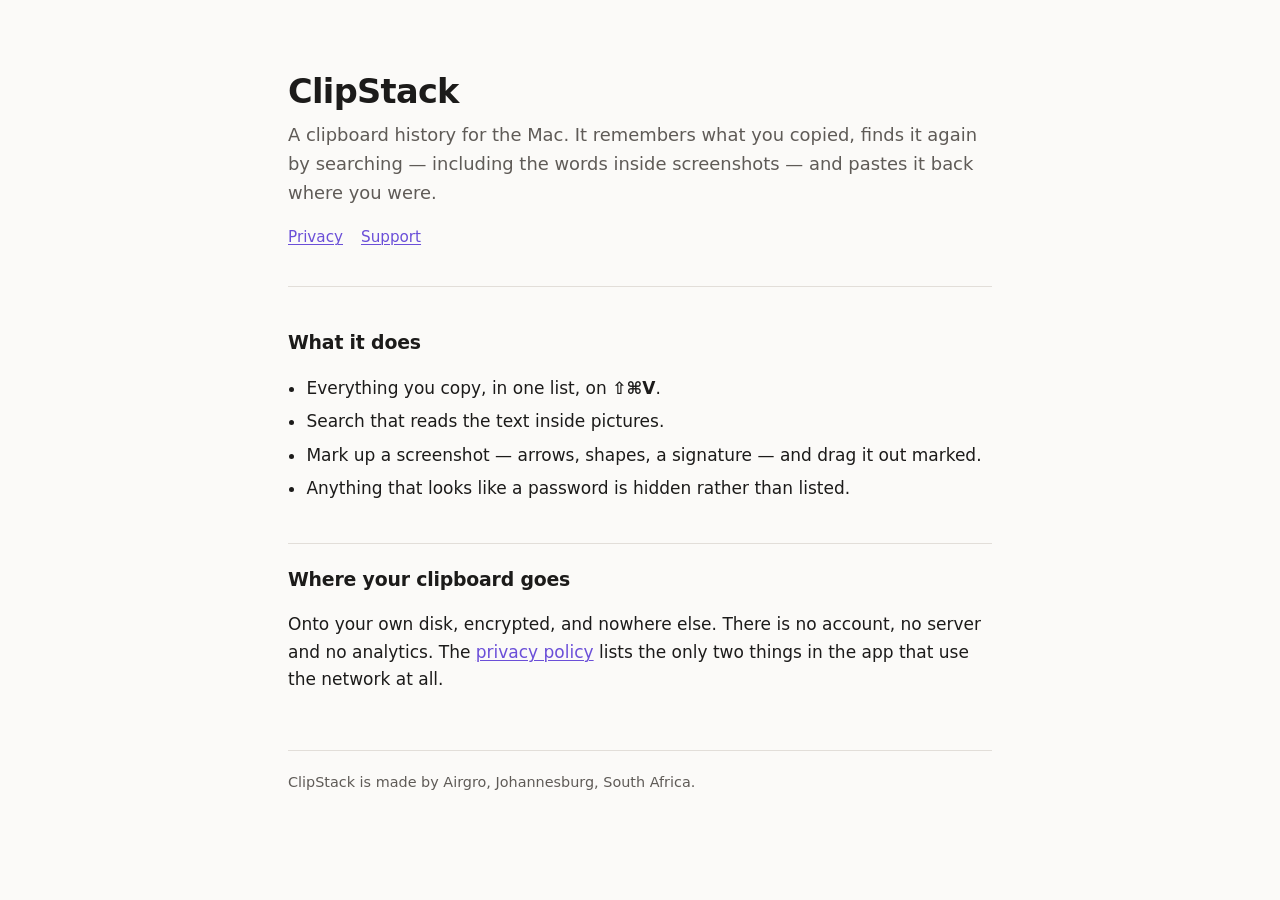
<file: index.html>
<!doctype html>
<html lang="en">
<head>
<meta charset="utf-8">
<meta name="viewport" content="width=device-width, initial-scale=1">
<title>ClipStack for macOS</title>
<link rel="stylesheet" href="style.css">
</head>
<body>
<main>
<header>
  <h1>ClipStack</h1>
  <p class="lede">A clipboard history for the Mac. It remembers what you copied,
  finds it again by searching — including the words inside screenshots — and
  pastes it back where you were.</p>
  <nav><a href="privacy.html">Privacy</a><a href="support.html">Support</a></nav>
</header>

<h2>What it does</h2>
<ul>
  <li>Everything you copy, in one list, on <span class="key">⇧⌘V</span>.</li>
  <li>Search that reads the text inside pictures.</li>
  <li>Mark up a screenshot — arrows, shapes, a signature — and drag it out marked.</li>
  <li>Anything that looks like a password is hidden rather than listed.</li>
</ul>

<h2>Where your clipboard goes</h2>
<p>Onto your own disk, encrypted, and nowhere else. There is no account, no
server and no analytics. The <a href="privacy.html">privacy policy</a> lists the
only two things in the app that use the network at all.</p>

<footer>
  ClipStack is made by Airgro, Johannesburg, South Africa.
</footer>
</main>
</body>
</html>
</file>
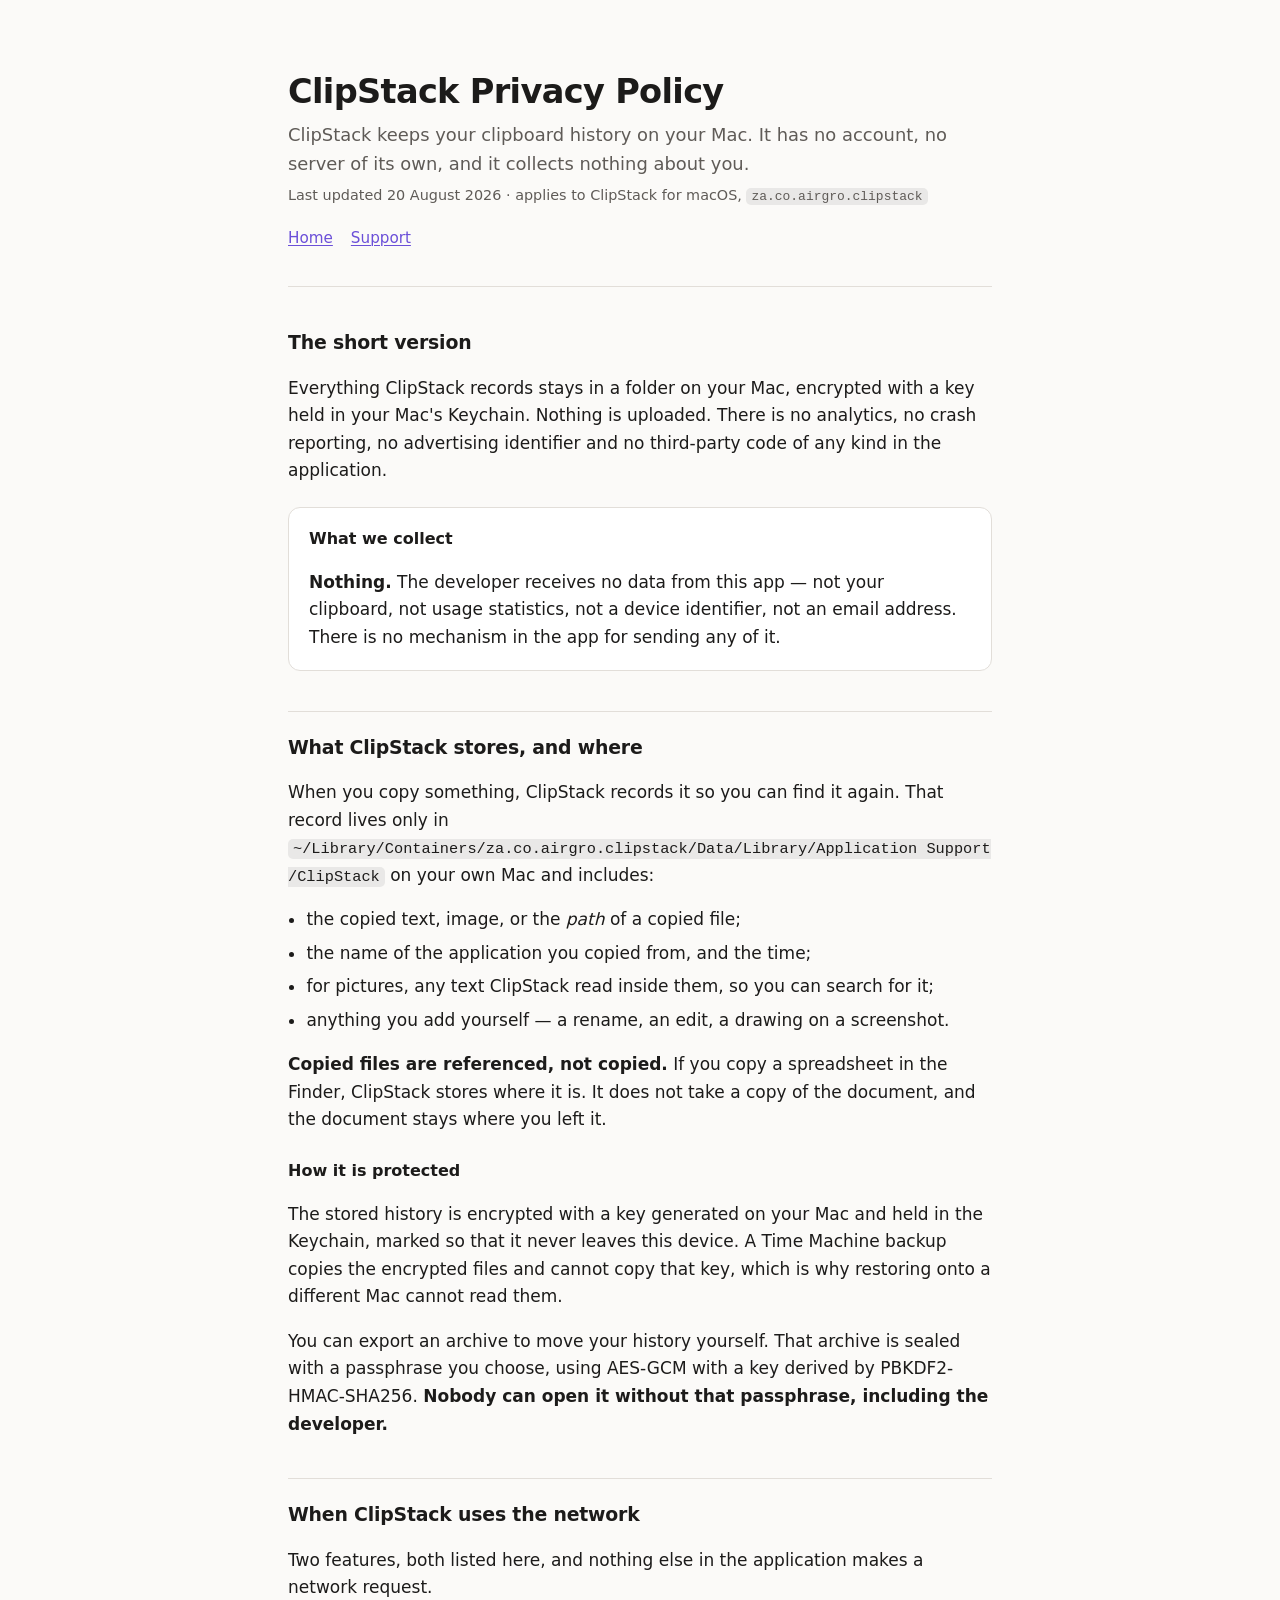
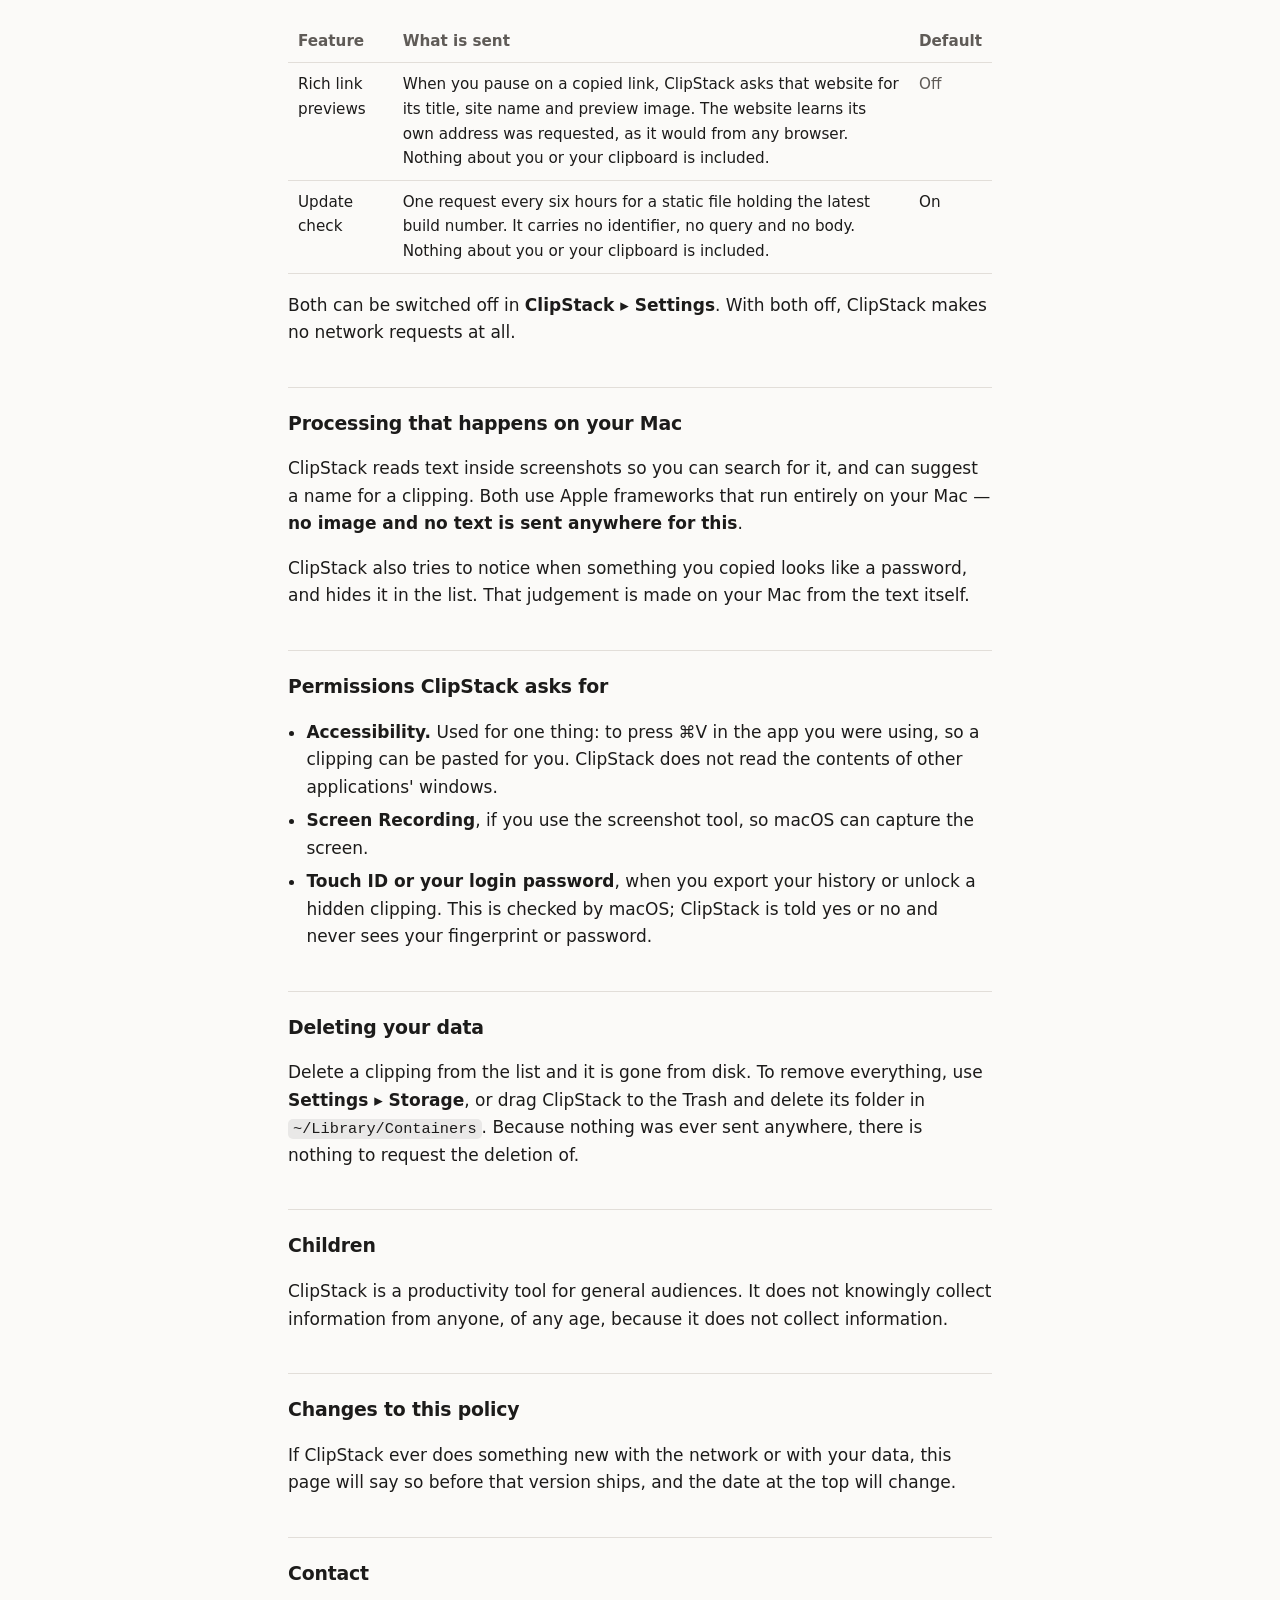
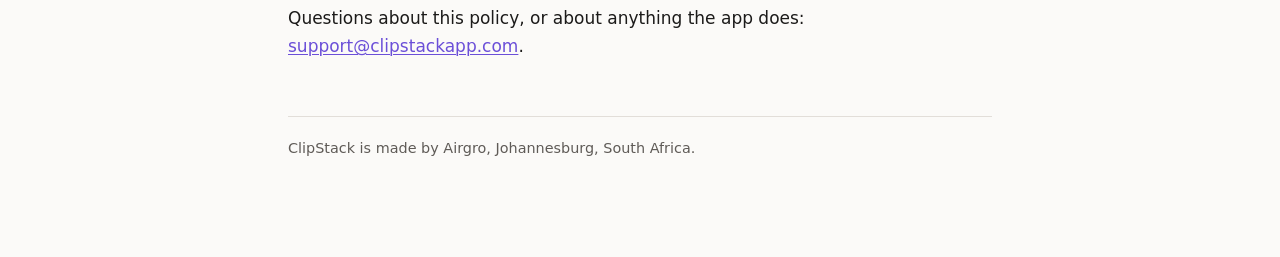
<file: privacy.html>
<!doctype html>
<html lang="en">
<head>
<meta charset="utf-8">
<meta name="viewport" content="width=device-width, initial-scale=1">
<title>ClipStack — Privacy Policy</title>
<link rel="stylesheet" href="style.css">
</head>
<body>
<main>
<header>
  <h1>ClipStack Privacy Policy</h1>
  <p class="lede">ClipStack keeps your clipboard history on your Mac. It has no
  account, no server of its own, and it collects nothing about you.</p>
  <p class="stamp">Last updated 20 August 2026 · applies to ClipStack for macOS,
  <code>za.co.airgro.clipstack</code></p>
  <nav><a href="./">Home</a><a href="support.html">Support</a></nav>
</header>

<h2>The short version</h2>
<p>Everything ClipStack records stays in a folder on your Mac, encrypted with a
key held in your Mac's Keychain. Nothing is uploaded. There is no analytics, no
crash reporting, no advertising identifier and no third-party code of any kind
in the application.</p>

<div class="card">
  <h3>What we collect</h3>
  <p><span class="key">Nothing.</span> The developer receives no data from this
  app — not your clipboard, not usage statistics, not a device identifier, not
  an email address. There is no mechanism in the app for sending any of it.</p>
</div>

<h2>What ClipStack stores, and where</h2>
<p>When you copy something, ClipStack records it so you can find it again. That
record lives only in
<code>~/Library/Containers/za.co.airgro.clipstack/Data/Library/Application&nbsp;Support/ClipStack</code>
on your own Mac and includes:</p>
<ul>
  <li>the copied text, image, or the <em>path</em> of a copied file;</li>
  <li>the name of the application you copied from, and the time;</li>
  <li>for pictures, any text ClipStack read inside them, so you can search for it;</li>
  <li>anything you add yourself — a rename, an edit, a drawing on a screenshot.</li>
</ul>
<p><span class="key">Copied files are referenced, not copied.</span> If you copy
a spreadsheet in the Finder, ClipStack stores where it is. It does not take a
copy of the document, and the document stays where you left it.</p>

<h3>How it is protected</h3>
<p>The stored history is encrypted with a key generated on your Mac and held in
the Keychain, marked so that it never leaves this device. A Time Machine backup
copies the encrypted files and cannot copy that key, which is why restoring onto
a different Mac cannot read them.</p>
<p>You can export an archive to move your history yourself. That archive is
sealed with a passphrase you choose, using AES-GCM with a key derived by
PBKDF2-HMAC-SHA256. <span class="key">Nobody can open it without that
passphrase, including the developer.</span></p>

<h2>When ClipStack uses the network</h2>
<p>Two features, both listed here, and nothing else in the application makes a
network request.</p>
<table>
  <tr><th>Feature</th><th>What is sent</th><th>Default</th></tr>
  <tr>
    <td>Rich link previews</td>
    <td>When you pause on a copied link, ClipStack asks that website for its
        title, site name and preview image. The website learns its own address
        was requested, as it would from any browser. Nothing about you or your
        clipboard is included.</td>
    <td class="no">Off</td>
  </tr>
  <tr>
    <td>Update check</td>
    <td>One request every six hours for a static file holding the latest build
        number. It carries no identifier, no query and no body. Nothing about
        you or your clipboard is included.</td>
    <td>On</td>
  </tr>
</table>
<p>Both can be switched off in <span class="key">ClipStack ▸ Settings</span>.
With both off, ClipStack makes no network requests at all.</p>

<h2>Processing that happens on your Mac</h2>
<p>ClipStack reads text inside screenshots so you can search for it, and can
suggest a name for a clipping. Both use Apple frameworks that run entirely on
your Mac — <span class="key">no image and no text is sent anywhere for
this</span>.</p>
<p>ClipStack also tries to notice when something you copied looks like a
password, and hides it in the list. That judgement is made on your Mac from the
text itself.</p>

<h2>Permissions ClipStack asks for</h2>
<ul>
  <li><span class="key">Accessibility.</span> Used for one thing: to press ⌘V in
  the app you were using, so a clipping can be pasted for you. ClipStack does not
  read the contents of other applications' windows.</li>
  <li><span class="key">Screen Recording</span>, if you use the screenshot tool,
  so macOS can capture the screen.</li>
  <li><span class="key">Touch ID or your login password</span>, when you export
  your history or unlock a hidden clipping. This is checked by macOS; ClipStack
  is told yes or no and never sees your fingerprint or password.</li>
</ul>

<h2>Deleting your data</h2>
<p>Delete a clipping from the list and it is gone from disk. To remove
everything, use <span class="key">Settings ▸ Storage</span>, or drag ClipStack to
the Trash and delete its folder in
<code>~/Library/Containers</code>. Because nothing was ever sent anywhere, there
is nothing to request the deletion of.</p>

<h2>Children</h2>
<p>ClipStack is a productivity tool for general audiences. It does not knowingly
collect information from anyone, of any age, because it does not collect
information.</p>

<h2>Changes to this policy</h2>
<p>If ClipStack ever does something new with the network or with your data, this
page will say so before that version ships, and the date at the top will change.</p>

<h2>Contact</h2>
<p>Questions about this policy, or about anything the app does:
<a href="mailto:support@clipstackapp.com">support@clipstackapp.com</a>.</p>

<footer>
  ClipStack is made by Airgro, Johannesburg, South Africa.
</footer>
</main>
</body>
</html>
</file>
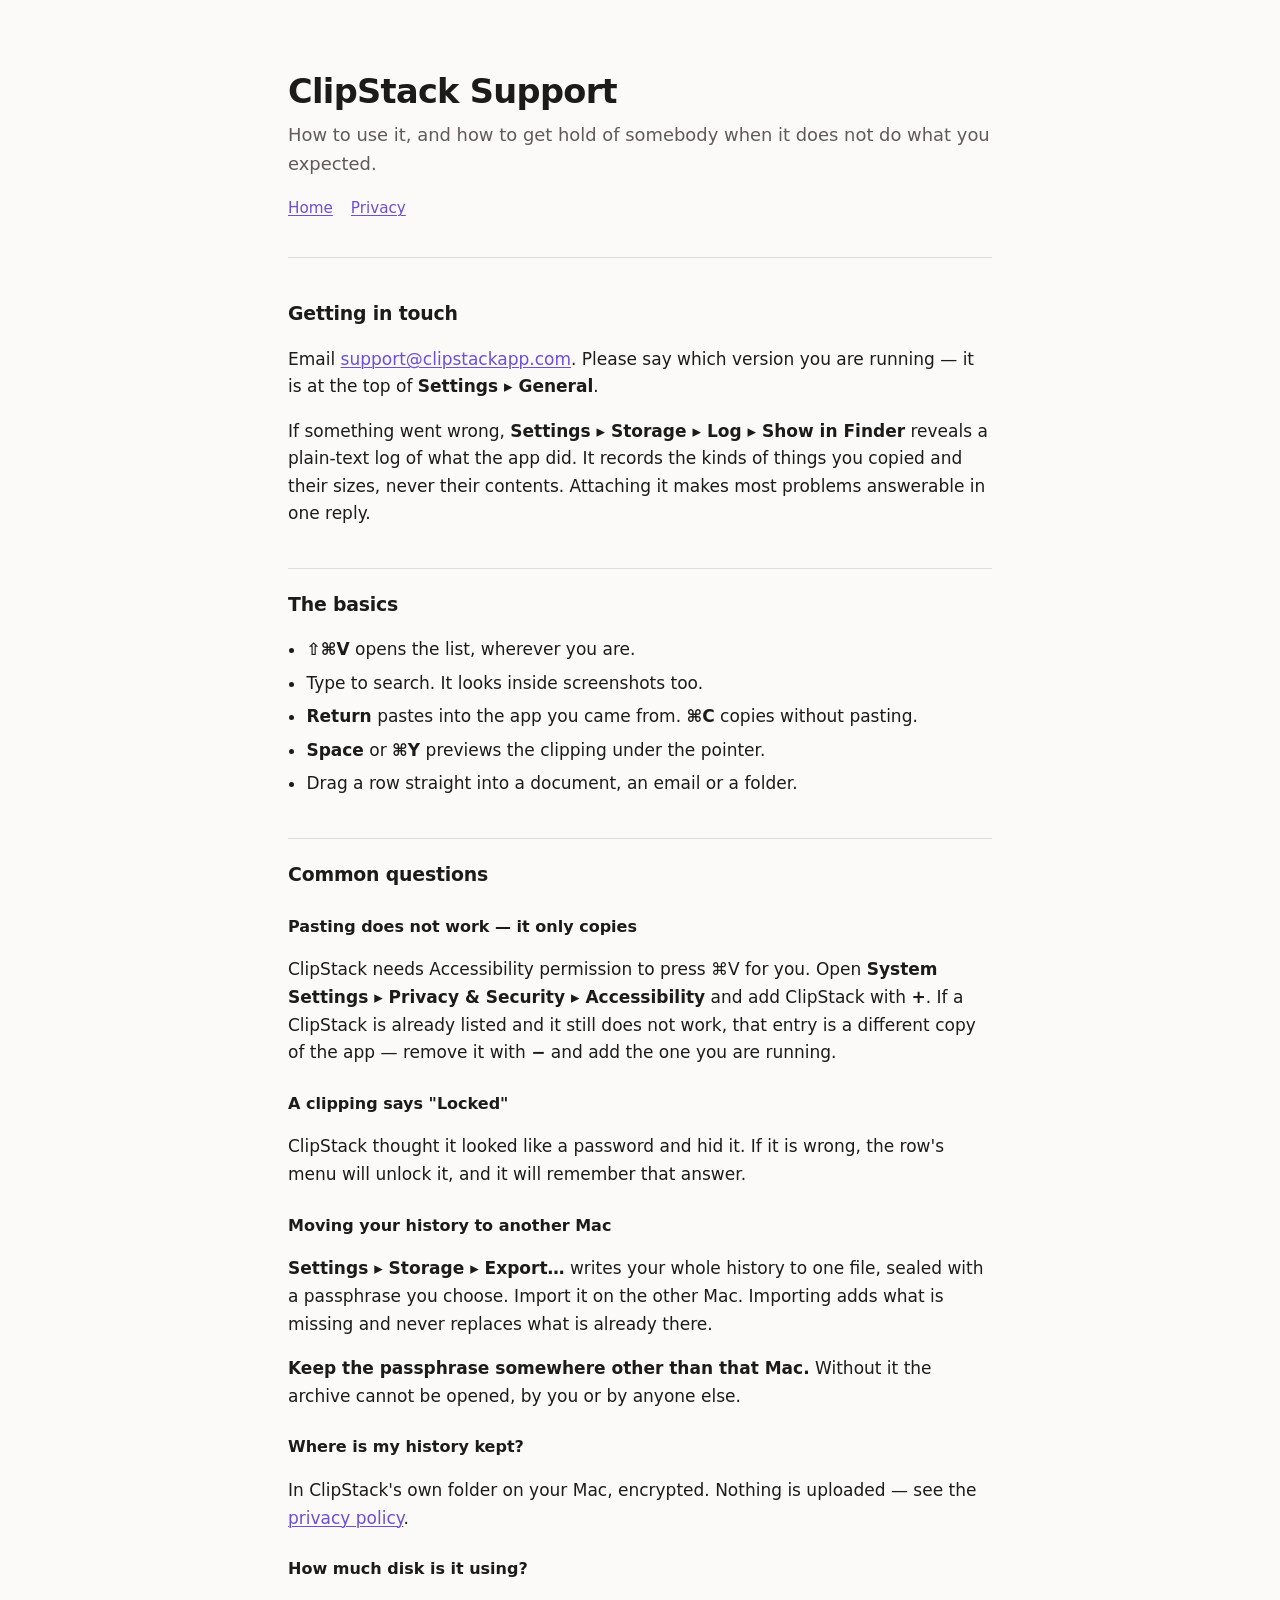
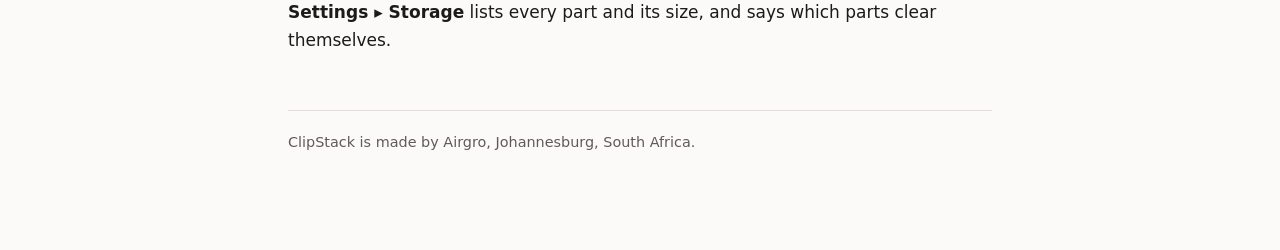
<file: support.html>
<!doctype html>
<html lang="en">
<head>
<meta charset="utf-8">
<meta name="viewport" content="width=device-width, initial-scale=1">
<title>ClipStack — Support</title>
<link rel="stylesheet" href="style.css">
</head>
<body>
<main>
<header>
  <h1>ClipStack Support</h1>
  <p class="lede">How to use it, and how to get hold of somebody when it does
  not do what you expected.</p>
  <nav><a href="./">Home</a><a href="privacy.html">Privacy</a></nav>
</header>

<h2>Getting in touch</h2>
<p>Email <a href="mailto:support@clipstackapp.com">support@clipstackapp.com</a>. Please say
which version you are running — it is at the top of
<span class="key">Settings ▸ General</span>.</p>
<p>If something went wrong, <span class="key">Settings ▸ Storage ▸ Log ▸ Show in
Finder</span> reveals a plain-text log of what the app did. It records the kinds
of things you copied and their sizes, never their contents. Attaching it makes
most problems answerable in one reply.</p>

<h2>The basics</h2>
<ul>
  <li><span class="key">⇧⌘V</span> opens the list, wherever you are.</li>
  <li>Type to search. It looks inside screenshots too.</li>
  <li><span class="key">Return</span> pastes into the app you came from.
  <span class="key">⌘C</span> copies without pasting.</li>
  <li><span class="key">Space</span> or <span class="key">⌘Y</span> previews the
  clipping under the pointer.</li>
  <li>Drag a row straight into a document, an email or a folder.</li>
</ul>

<h2>Common questions</h2>

<h3>Pasting does not work — it only copies</h3>
<p>ClipStack needs Accessibility permission to press ⌘V for you. Open
<span class="key">System Settings ▸ Privacy &amp; Security ▸ Accessibility</span>
and add ClipStack with <span class="key">+</span>. If a ClipStack is already
listed and it still does not work, that entry is a different copy of the app —
remove it with <span class="key">−</span> and add the one you are running.</p>

<h3>A clipping says "Locked"</h3>
<p>ClipStack thought it looked like a password and hid it. If it is wrong, the
row's menu will unlock it, and it will remember that answer.</p>

<h3>Moving your history to another Mac</h3>
<p><span class="key">Settings ▸ Storage ▸ Export…</span> writes your whole
history to one file, sealed with a passphrase you choose. Import it on the other
Mac. Importing adds what is missing and never replaces what is already there.</p>
<p><span class="key">Keep the passphrase somewhere other than that Mac.</span>
Without it the archive cannot be opened, by you or by anyone else.</p>

<h3>Where is my history kept?</h3>
<p>In ClipStack's own folder on your Mac, encrypted. Nothing is uploaded — see
the <a href="privacy.html">privacy policy</a>.</p>

<h3>How much disk is it using?</h3>
<p><span class="key">Settings ▸ Storage</span> lists every part and its size,
and says which parts clear themselves.</p>

<footer>
  ClipStack is made by Airgro, Johannesburg, South Africa.
</footer>
</main>
</body>
</html>
</file>
<file: style.css>
:root {
  color-scheme: light dark;
  --ink: #1c1b1a;
  --dim: #5f5b57;
  --rule: #e2ded9;
  --ground: #fbfaf8;
  --card: #ffffff;
  --accent: #6b4fd8;
  --amber: #d98324;
}
@media (prefers-color-scheme: dark) {
  :root {
    --ink: #ece8e3;
    --dim: #a49e97;
    --rule: #35322e;
    --ground: #171614;
    --card: #201e1c;
    --accent: #a893f5;
    --amber: #e8a75a;
  }
}
* { box-sizing: border-box; }
body {
  margin: 0;
  padding: 0 24px 96px;
  background: var(--ground);
  color: var(--ink);
  font: 17px/1.62 ui-sans-serif, -apple-system, "SF Pro Text", system-ui, sans-serif;
  -webkit-font-smoothing: antialiased;
}
main { max-width: 44rem; margin: 0 auto; }
header { padding: 72px 0 36px; border-bottom: 1px solid var(--rule); margin-bottom: 36px; }
h1 { font-size: 2.1rem; line-height: 1.2; margin: 0 0 8px; letter-spacing: -0.02em; }
h2 {
  font-size: 1.18rem; margin: 40px 0 10px; letter-spacing: -0.01em;
  padding-top: 20px; border-top: 1px solid var(--rule);
}
h2:first-of-type { border-top: 0; padding-top: 0; }
h3 { font-size: 1rem; margin: 24px 0 6px; }
p, li { color: var(--ink); }
.lede { font-size: 1.12rem; color: var(--dim); margin: 0; }
.dim { color: var(--dim); }
.stamp { font-size: 0.9rem; color: var(--dim); margin-top: 6px; }
a { color: var(--accent); text-decoration-thickness: 1px; text-underline-offset: 2px; }
ul { padding-left: 1.15rem; }
li { margin: 6px 0; }
.card {
  background: var(--card); border: 1px solid var(--rule); border-radius: 12px;
  padding: 18px 20px; margin: 22px 0;
}
.card h3 { margin-top: 0; }
.card p:last-child { margin-bottom: 0; }
.key { font-weight: 600; }
code {
  font: 0.9em ui-monospace, "SF Mono", Menlo, monospace;
  background: color-mix(in srgb, var(--ink) 8%, transparent);
  padding: 1px 5px; border-radius: 5px;
  /* A container path is longer than the column. Without this it runs out past
     the text and the page scrolls sideways on a phone. */
  overflow-wrap: anywhere;
}
table { display: block; overflow-x: auto; }
nav { margin-top: 18px; font-size: 0.95rem; }
nav a { margin-right: 18px; }
footer {
  margin-top: 56px; padding-top: 20px; border-top: 1px solid var(--rule);
  font-size: 0.9rem; color: var(--dim);
}
table { border-collapse: collapse; width: 100%; margin: 18px 0; font-size: 0.95rem; }
th, td { text-align: left; padding: 9px 10px; border-bottom: 1px solid var(--rule); vertical-align: top; }
th { color: var(--dim); font-weight: 600; }
.no { color: var(--dim); }
</file>
